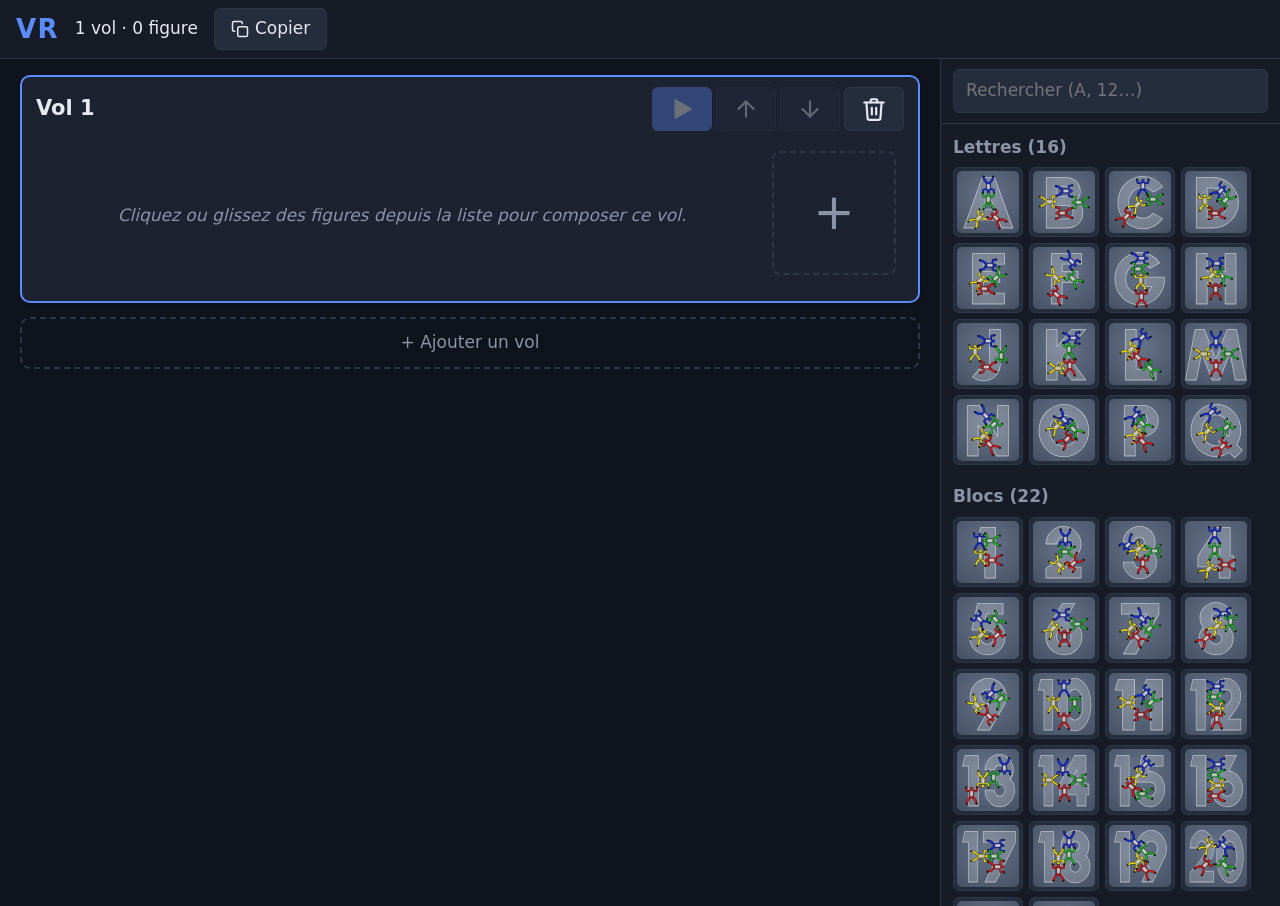
<file: index.html>
<!DOCTYPE html>
<html lang="fr">
<head>
<meta charset="utf-8">
<meta name="viewport" content="width=device-width, initial-scale=1">
<title>VR – Entraînements</title>
<link rel="manifest" href="manifest.webmanifest">
<meta name="theme-color" content="#161b26">
<link rel="icon" type="image/png" href="icons/icon-192.png">
<link rel="apple-touch-icon" href="icons/apple-touch-icon.png">
<meta name="mobile-web-app-capable" content="yes">
<meta name="apple-mobile-web-app-capable" content="yes">
<meta name="apple-mobile-web-app-title" content="VR">
<meta name="apple-mobile-web-app-status-bar-style" content="black">
<link rel="preconnect" href="https://fonts.googleapis.com">
<link rel="preconnect" href="https://fonts.gstatic.com" crossorigin>
<link href="https://fonts.googleapis.com/css2?family=Urbanist:wght@900&display=swap" rel="stylesheet">
<link rel="stylesheet" href="css/style.css?v=30">
</head>
<body>
<header class="topbar no-print">
  <h1>VR</h1>
  <span id="stats" class="stats"></span>
  <div class="btn-group">
    <button id="btn-share" title="Copier le lien de cet entraînement"><svg width="18" height="18" viewBox="0 0 24 24" fill="none" stroke="currentColor" stroke-width="2" stroke-linecap="round" stroke-linejoin="round" aria-hidden="true"><rect x="9" y="9" width="13" height="13" rx="2"/><path d="M5 15H4a2 2 0 0 1-2-2V4a2 2 0 0 1 2-2h9a2 2 0 0 1 2 2v1"/></svg><span id="share-label">Copier</span></button>
  </div>
  <button id="btn-palette" class="mobile-only">Figures</button>
</header>

<div class="layout">
  <main id="session"></main>
  <aside id="palette" class="no-print">
    <div id="palette-pull" class="palette-pull" title="Tirer pour agrandir ou réduire"><span></span></div>
    <div class="palette-head">
      <div class="palette-filters">
        <input id="search" type="search" placeholder="Rechercher (A, 12…)">
      </div>
    </div>
    <div id="palette-list"></div>
  </aside>
</div>

<div id="card" class="card-overlay no-print" hidden></div>

<div id="viewer" hidden></div>

<script type="module" src="js/app.js"></script>
</body>
</html>
</file>
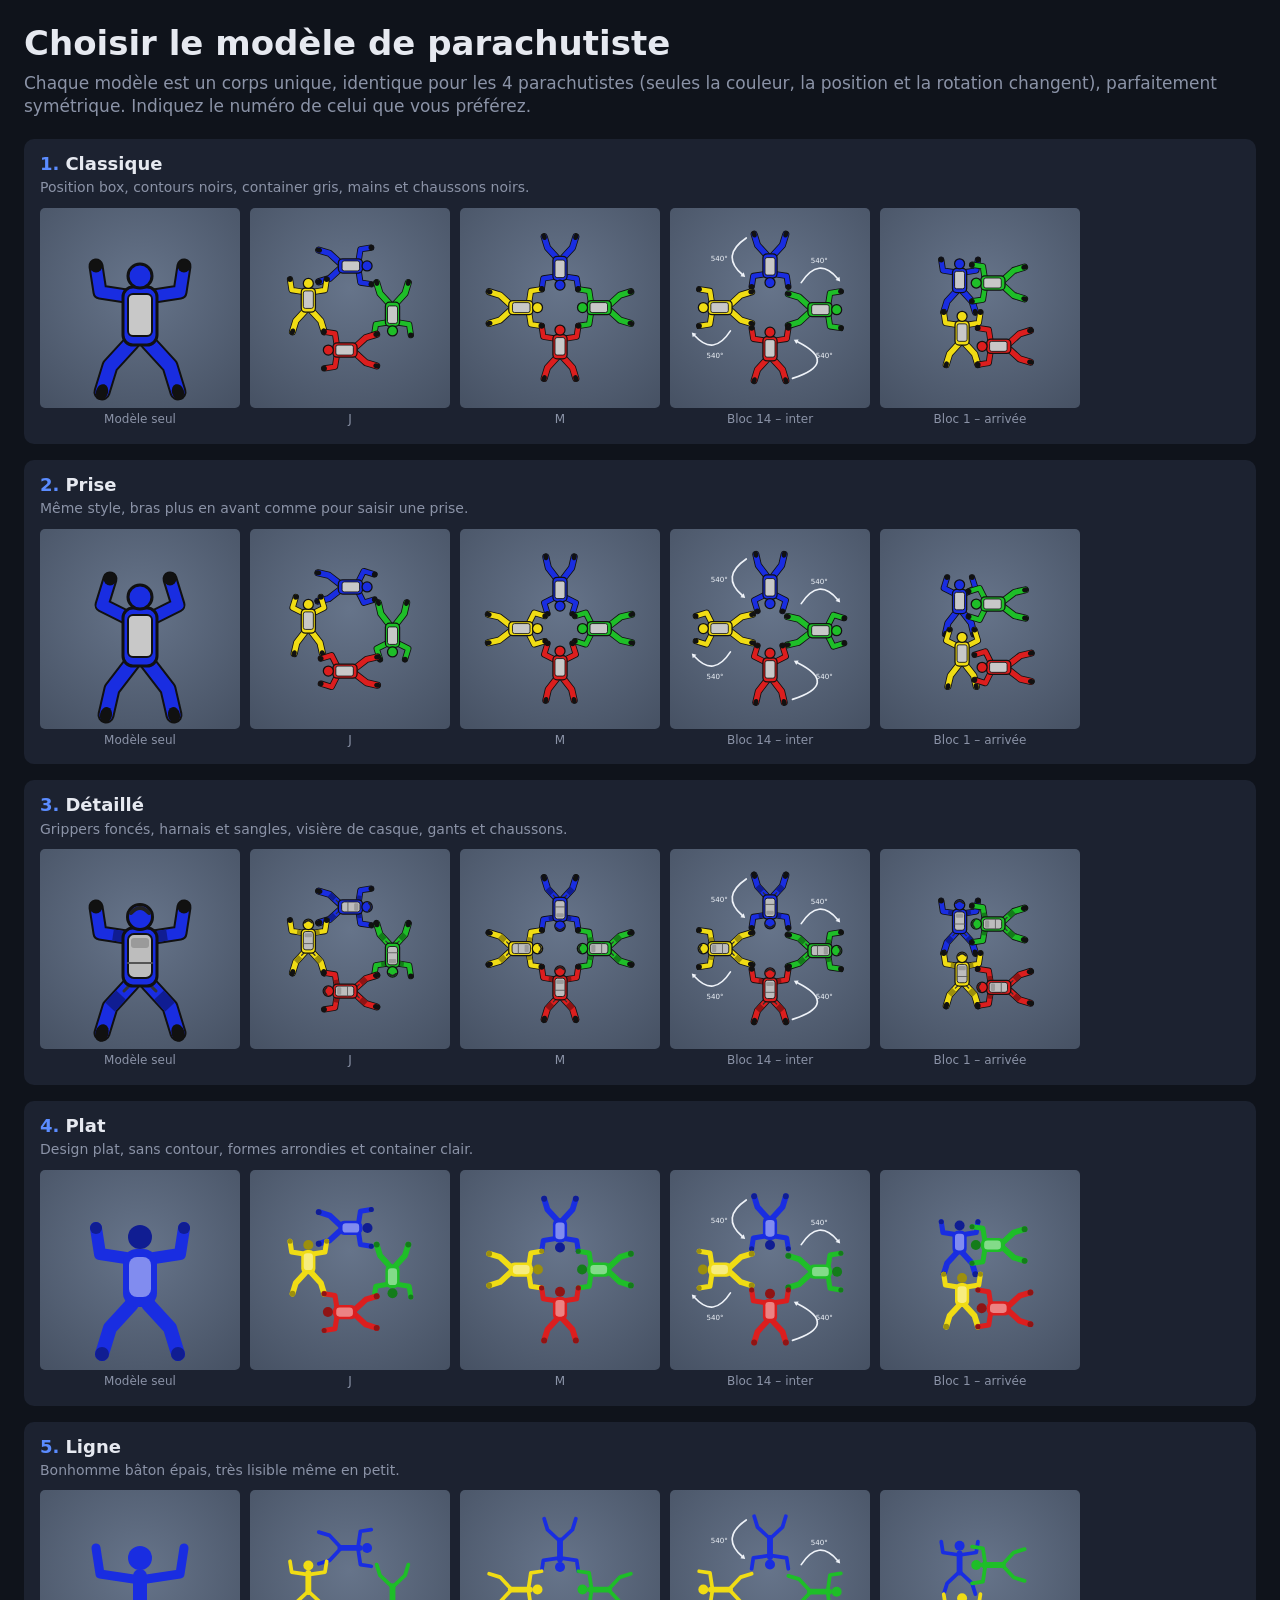
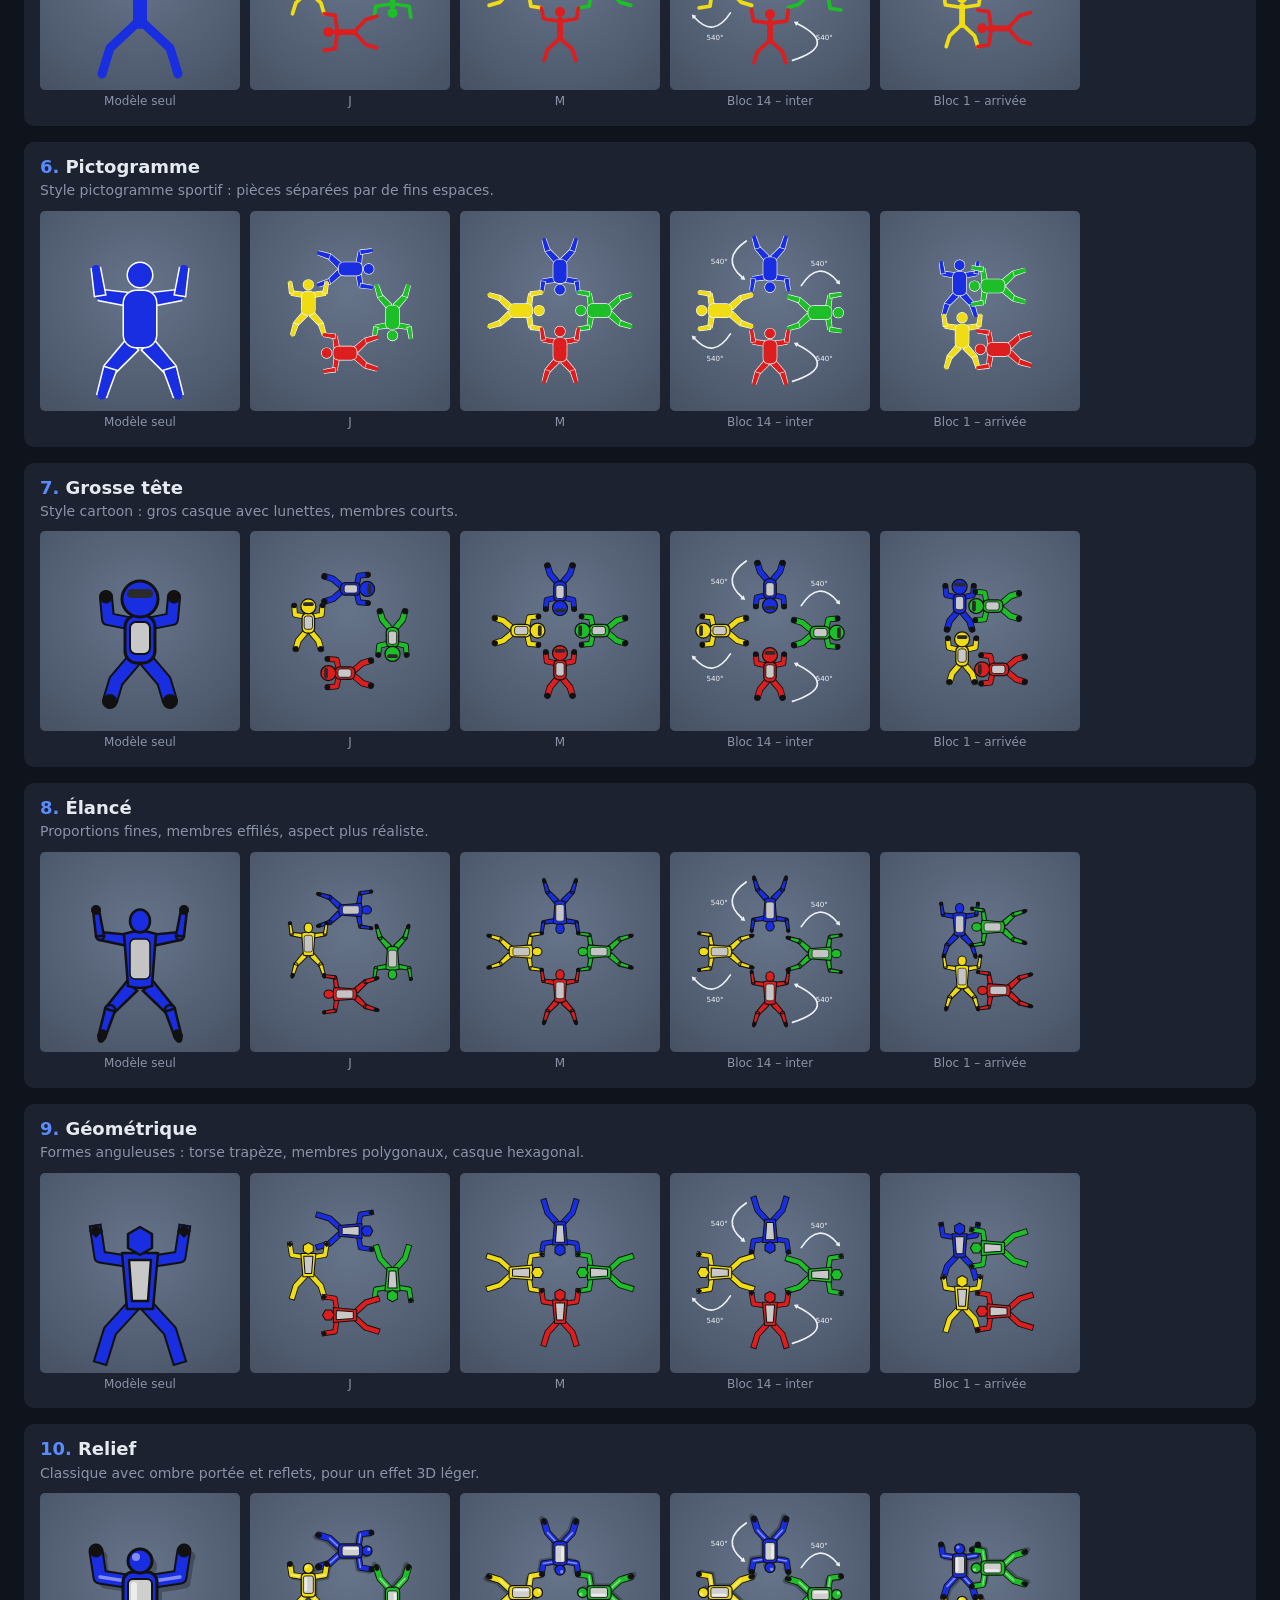
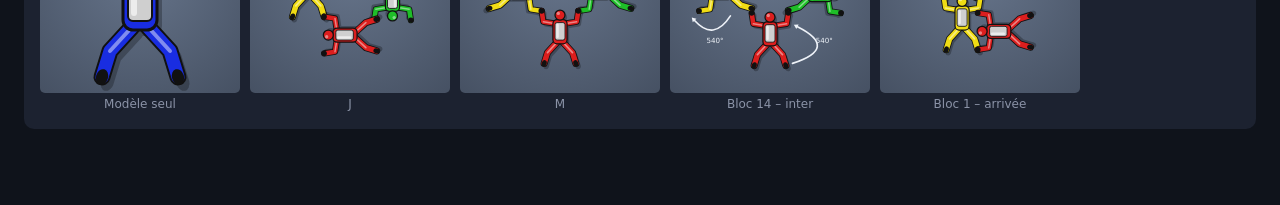
<file: designs.html>
<!DOCTYPE html>
<html lang="fr">
<head>
<meta charset="utf-8">
<meta name="viewport" content="width=device-width, initial-scale=1">
<title>VR4 – Choix du modèle de parachutiste</title>
<link rel="stylesheet" href="css/style.css?v=2">
<style>
  body { display: block; padding: 20px 24px 60px; }
  h1 { margin: 0 0 4px; }
  .intro { color: var(--muted); margin: 0 0 20px; }
  .design { background: var(--card); border-radius: 10px; padding: 12px 16px 16px; margin-bottom: 16px; }
  .design h2 { margin: 0; font-size: 18px; }
  .design h2 span { color: var(--accent); margin-right: 6px; }
  .design p { margin: 2px 0 10px; color: var(--muted); font-size: 14px; }
  .row { display: flex; flex-wrap: wrap; gap: 10px; align-items: flex-start; }
  .tile { --fs: 200px; }
  .tile .frame { width: var(--fs); }
  .tile small { display: block; text-align: center; color: var(--muted); font-size: 12px; margin-top: 3px; }
  .solo { --fs: 200px; }
</style>
</head>
<body>
<h1>Choisir le modèle de parachutiste</h1>
<p class="intro">Chaque modèle est un corps unique, identique pour les 4 parachutistes (seules la couleur, la position et la rotation changent), parfaitement symétrique. Indiquez le numéro de celui que vous préférez.</p>
<div id="designs"></div>

<script type="module">
  import { DESIGNS, drawJumperWith, el } from "./js/designs.js";
  import { FORMATIONS } from "./js/formations.js";
  import { drawArrow } from "./js/skydiver.js";

  const SAMPLES = [["J", 0, "J"], ["M", 0, "M"], ["14", 1, "Bloc 14 – inter"], ["1", 2, "Bloc 1 – arrivée"]];

  function tile(label, build) {
    const t = document.createElement("div");
    t.className = "tile";
    const f = document.createElement("div");
    f.className = "frame";
    const svg = el("svg", { viewBox: "0 0 480 480" }, f);
    build(svg);
    const s = document.createElement("small");
    s.textContent = label;
    t.append(f, s);
    return t;
  }

  const root = document.getElementById("designs");
  DESIGNS.forEach((d, i) => {
    const sec = document.createElement("section");
    sec.className = "design";
    sec.innerHTML = `<h2><span>${i + 1}.</span>${d.name}</h2><p>${d.desc}</p>`;
    const row = document.createElement("div");
    row.className = "row";
    row.append(tile("Modèle seul", (svg) => {
      svg.setAttribute("viewBox", "-100 -100 200 200");
      drawJumperWith(d, svg, { c: "blue", x: 0, y: 8, r: 0 });
    }));
    for (const [id, k, label] of SAMPLES) {
      row.append(tile(label, (svg) => {
        const frame = FORMATIONS[id][k];
        for (const j of frame.jumpers) drawJumperWith(d, svg, j);
        for (const a of frame.arrows ?? []) drawArrow(svg, a);
      }));
    }
    sec.append(row);
    root.append(sec);
  });
</script>
</body>
</html>
</file>
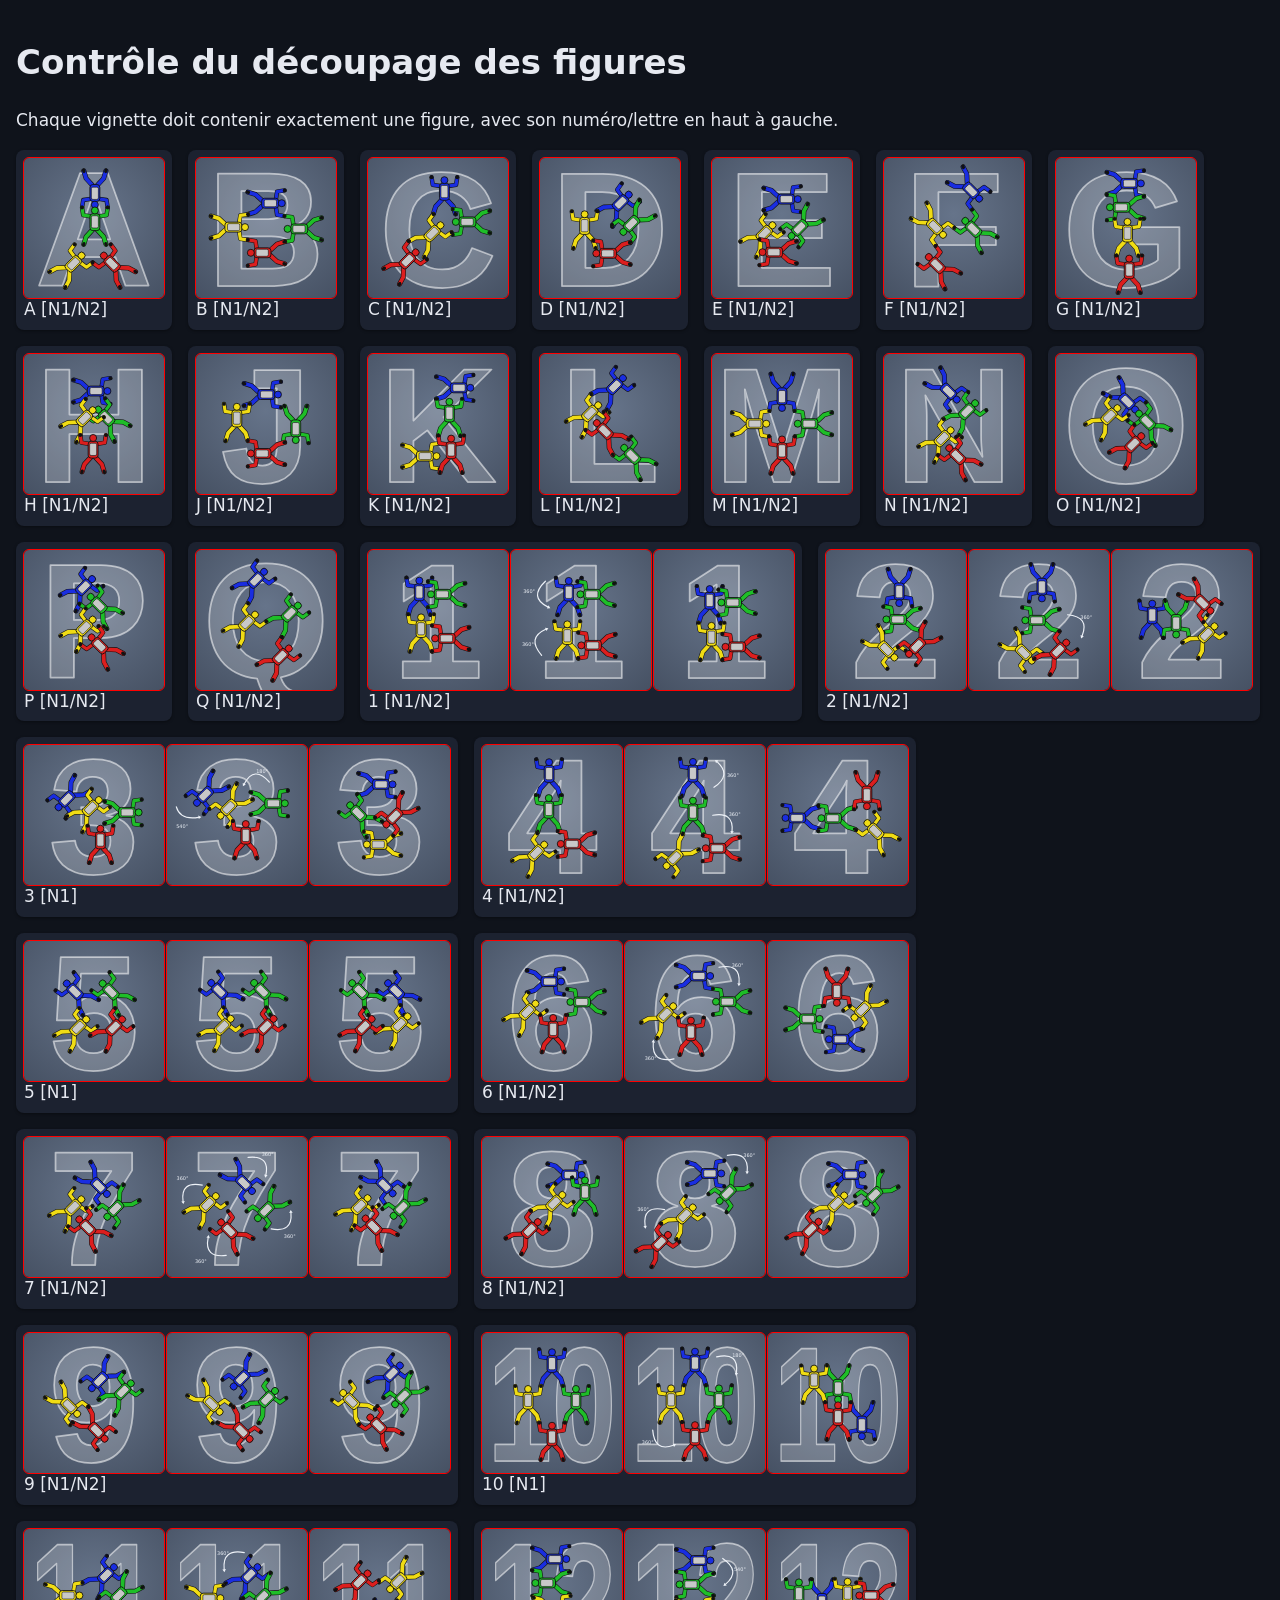
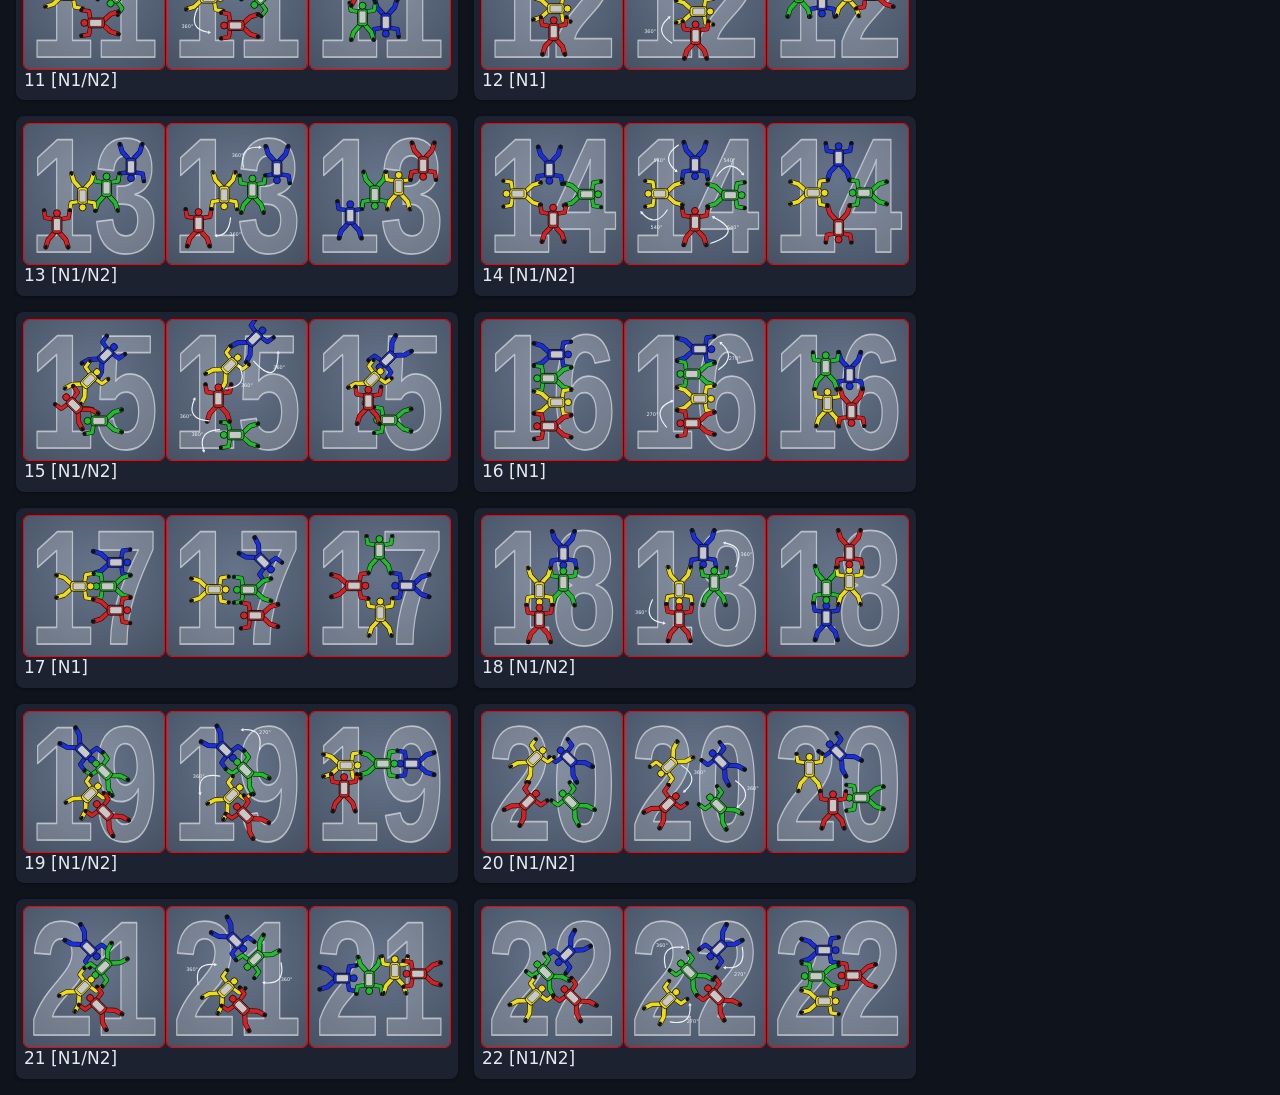
<file: tools/catalog.html>
<!DOCTYPE html>
<html lang="fr">
<head>
<meta charset="utf-8">
<title>VR4 – contrôle du découpage</title>
<link rel="stylesheet" href="../css/style.css?v=2">
<style>
  body { padding: 16px; display: block; }
  .grid { display: flex; flex-wrap: wrap; gap: 16px; --fs: 140px; }
  .item { background: var(--card); padding: 8px; border-radius: 8px; box-shadow: 0 1px 3px #0006; }
  .item .frame { outline: 1px solid red; }
</style>
</head>
<body>
<h1>Contrôle du découpage des figures</h1>
<p>Chaque vignette doit contenir exactement une figure, avec son numéro/lettre en haut à gauche.</p>
<div class="grid" id="grid"></div>
<script type="module">
  import { FIGURES, figureVisual, figureLabel } from "../js/figures.js";
  import { options } from "../js/skydiver.js";
  const grid = document.getElementById("grid");
  // ?f=J : une seule figure · fs=480 : taille · ref=1 : image du PDF en transparence derrière le rendu
  // · snap=1 : rapprochement automatique des prises au rendu (inutile : déjà fait dans les données)
  const params = new URLSearchParams(location.search);
  if (params.get("fs")) grid.style.setProperty("--fs", `${params.get("fs")}px`);
  options.snap = params.get("snap") === "1";
  for (const f of FIGURES.filter((f) => !params.get("f") || f.id === params.get("f"))) {
    const item = document.createElement("div");
    item.className = "item";
    const visual = figureVisual(f, { full: true });
    if (params.get("ref")) {
      [...visual.children].forEach((frame, k) => {
        const name = f.type === "random" ? f.id : `${f.id}-${k + 1}`;
        frame.style.background = `center / cover url("../assets/figures/${name}.png"), var(--sky)`;
        frame.querySelector("svg").style.opacity = 0.6;
      });
    }
    item.append(visual, Object.assign(document.createElement("div"), { textContent: `${figureLabel(f)} [${f.levels.join("/")}]` }));
    grid.append(item);
  }
</script>
</body>
</html>
</file>
<file: css/style.css>
:root {
  color-scheme: dark;
  --bg: #0f131b;
  --panel: #161b26;      /* barre du haut, palette */
  --card: #1c2230;       /* cartes de saut */
  --raised: #252d3d;     /* boutons, champs, tuiles */
  --ink: #e6e9f0;
  --muted: #8b93a7;
  --line: #2e3748;
  --accent: #5b8cff;
  --accent-soft: #24345a;
  /* fond clair derrière les parachutistes (contours noirs illisibles sur fond sombre) */
  --sky: radial-gradient(circle at 50% 40%, #66748a, #465163);
  --fs: 110px; /* taille d'une vignette */
  --name: rgba(255, 255, 255, .2); /* nom de la figure, derrière les parachutistes */
  --name-line: rgba(255, 255, 255, .55); /* petit contour du nom */
}

* { box-sizing: border-box; }

body {
  margin: 0;
  font: 17px/1.4 system-ui, -apple-system, "Segoe UI", Roboto, sans-serif;
  color: var(--ink);
  background: var(--bg);
  min-height: 100vh;
  display: flex;
  flex-direction: column;
}

button, select, input, textarea { font: inherit; color: inherit; }

button {
  border: 1px solid var(--line);
  background: var(--raised);
  border-radius: 6px;
  padding: 8px 16px;
  font-size: 17px;
  cursor: pointer;
}
button:hover:not(:disabled) { border-color: var(--accent); color: var(--accent); }
button:disabled { opacity: .35; cursor: default; }
button.primary { background: var(--accent); border-color: var(--accent); color: #fff; }
button.primary:hover:not(:disabled) { color: #fff; filter: brightness(1.1); }

select, input[type="search"], input[type="date"] {
  border: 1px solid var(--line);
  border-radius: 6px;
  padding: 4px 8px;
  background: var(--raised);
}
:focus-visible { outline: 2px solid var(--accent); outline-offset: 1px; }

::-webkit-scrollbar { width: 10px; height: 10px; }
::-webkit-scrollbar-thumb { background: var(--line); border-radius: 5px; }
::-webkit-scrollbar-track { background: transparent; }

/* ---------- Barre du haut ---------- */

.topbar {
  position: sticky;
  top: 0;
  z-index: 10;
  display: flex;
  flex-wrap: wrap;
  align-items: center;
  gap: 8px 16px;
  padding: 8px 16px;
  background: var(--panel);
  border-bottom: 1px solid var(--line);
}
.topbar h1 { margin: 0; font-size: 26px; color: var(--accent); letter-spacing: .05em; }
.topbar select { min-width: 220px; max-width: 320px; }
.btn-group { display: flex; gap: 4px; }
#btn-share { display: inline-flex; align-items: center; gap: 6px; }
.mobile-only { display: none; }

/* ---------- Mise en page ---------- */

.layout {
  flex: 1;
  display: grid;
  grid-template-columns: 1fr 340px;
  min-height: 0;
}

main { padding: 16px 20px 40px; min-width: 0; }

.session-head { display: flex; flex-wrap: wrap; align-items: center; gap: 12px; margin-bottom: 16px; }
.session-name {
  flex: 1;
  min-width: 200px;
  font-size: 28px;
  font-weight: 600;
  border: 1px solid transparent;
  border-radius: 6px;
  padding: 2px 6px;
  background: transparent;
}
.session-name:hover, .session-name:focus { border-color: var(--line); background: var(--raised); outline: none; }
.session-stats { color: var(--muted); }

/* ---------- Sauts ---------- */

.series {
  background: var(--card);
  border: 2px solid transparent;
  border-radius: 10px;
  padding: 10px 14px 12px;
  margin-bottom: 14px;
  box-shadow: 0 1px 3px #0006;
  position: relative;
}
.series.active { border-color: var(--accent); }

.series-head { display: flex; align-items: center; gap: 10px; margin-bottom: 8px; }
.series-head h2 { flex: 1; min-width: 0; margin: 0; font-size: 21px; overflow-wrap: anywhere; }
.series-head .actions { margin-left: auto; display: flex; gap: 4px; }
/* icônes centrées dans leur carré (le svg « en ligne » se calait sur la ligne de base) */
.series-head .actions button { display: inline-flex; align-items: center; justify-content: center; }
.series-head .actions svg { display: block; width: 26px; height: 26px; }

/* une seule ligne de figures par vol : les cartes se serrent quand il y en a beaucoup */
.fig-row {
  display: flex;
  flex-wrap: nowrap;
  align-items: flex-start;
  overflow-x: auto;
  gap: 12px;
  min-height: calc(var(--fs) + 40px);
  padding: 10px 6px 6px;
  border-radius: 8px;
  border: 2px dashed transparent;
}
.fig-row.drop-end { border-color: var(--accent); }
body.dragging .fig-row { border-color: var(--line); }
body.dragging .fig-row.drop-end { border-color: var(--accent); }

.empty { color: var(--muted); margin: auto; font-style: italic; }

/* case « + » en pointillés : ajoute une figure au saut */
.fig-add {
  width: calc(var(--fs) + 14px);
  aspect-ratio: 1;
  display: grid;
  place-items: center;
  padding: 0;
  border: 2px dashed var(--line);
  border-radius: 8px;
  background: transparent;
  color: var(--muted);
  font-size: calc(var(--fs) * .45);
  font-weight: 300;
  line-height: 1;
}
.fig-add:hover:not(:disabled) { border-color: var(--accent); color: var(--accent); background: transparent; }

.fig {
  position: relative;
  background: var(--raised);
  border: 1px solid var(--line);
  border-radius: 8px;
  padding: 6px;
  cursor: grab;
  flex: 0 1 calc(var(--fs) + 14px);
  min-width: 36px;
  container-type: inline-size;
}
.fig-row .fig .visual { width: 100%; }
.fig-row .fig .frame { flex: 1 1 0; width: auto; min-width: 0; }
.fig.drop-before { box-shadow: -7px 0 0 -2px var(--accent); }
.fig.flash { animation: flash .8s; }
@keyframes flash { from { background: var(--accent-soft); } }

.fig .order {
  position: absolute;
  top: -8px;
  left: -8px;
  z-index: 1;
  background: var(--accent);
  color: #fff;
  font-size: 12px;
  font-weight: 600;
  min-width: 20px;
  height: 20px;
  border-radius: 10px;
  display: grid;
  place-items: center;
  padding: 0 5px;
}
/* les boutons se partagent la largeur de la carte : ils ne l'élargissent pas */
.fig-tools { display: flex; justify-content: center; gap: 2px; margin-top: 4px; opacity: 0; transition: opacity .15s; }
.fig:hover .fig-tools, .fig:focus-within .fig-tools { opacity: 1; }
.fig-tools button { flex: 1 1 0; min-width: 0; padding: 2px 0; font-size: 17px; }
/* carte trop étroite : les boutons passent dans la carte de la figure (clic sur la figure) */
@container (max-width: 60px) { .fig-tools { display: none; } }

.add-series {
  width: 100%;
  padding: 12px;
  border: 2px dashed var(--line);
  background: transparent;
  color: var(--muted);
  border-radius: 10px;
}

/* ---------- Vignettes ---------- */

.visual { display: flex; gap: 3px; }
.frame {
  position: relative;
  width: var(--fs);
  aspect-ratio: 1;
  background: var(--sky);
  border-radius: 5px;
  -webkit-print-color-adjust: exact;
  print-color-adjust: exact;
}
.frame svg { display: block; width: 100%; height: 100%; }
.frame-name {
  fill: var(--name);
  stroke: var(--name-line);
  stroke-width: 6;
  stroke-linejoin: round;
  paint-order: stroke;
  font-family: "Urbanist", "Segoe UI Black", "Arial Black", sans-serif;
  font-weight: 900;
  pointer-events: none;
  transform-box: view-box;
  transform-origin: 50% 50%; /* l'animation de changement de lettre pivote au centre */
}
.frame-label {
  position: absolute;
  bottom: 6px;
  left: 50%;
  transform: translateX(-50%);
  background: #0f131bcc;
  color: #fff;
  font-size: 16px;
  padding: 2px 10px;
  border-radius: 8px;
}

/* ---------- Palette ---------- */

#palette {
  --fs: 62px;
  position: sticky;
  top: 53px;
  height: calc(100vh - 53px);
  overflow-y: auto;
  background: var(--panel);
  border-left: 1px solid var(--line);
}
.palette-head {
  position: sticky;
  top: 0;
  z-index: 1;
  background: var(--panel);
  padding: 10px 12px;
  border-bottom: 1px solid var(--line);
}
.palette-filters { display: flex; gap: 6px; }
.palette-filters input { flex: 1; min-width: 0; font-size: 17px; padding: 9px 12px; }
.palette-group { padding: 8px 12px; }
.palette-group h3 { margin: 4px 0 8px; font-size: 17px; color: var(--muted); }
.palette-grid { display: flex; flex-wrap: wrap; gap: 6px; }
.palette-pull { display: none; }
.pal-fig {
  border: 1px solid var(--line);
  border-radius: 6px;
  padding: 3px;
  cursor: pointer;
  background: var(--raised);
}
.pal-fig:hover { border-color: var(--accent); background: var(--accent-soft); }

/* ---------- Carte d'une figure ---------- */

.fig { cursor: pointer; }
.card-overlay {
  position: fixed;
  inset: 0;
  z-index: 60;
  display: flex;
  align-items: center;
  justify-content: center;
  padding: 12px;
  background: #000a;
}
.card-overlay[hidden] { display: none; }
body.card-open { overflow: hidden; }
.card-panel {
  --fs: min(260px, 24vw);
  width: min(960px, 100%);
  max-height: 100%;
  overflow-y: auto;
  padding: 16px 20px 0;
  background: var(--card);
  border: 1px solid var(--line);
  border-radius: 14px;
  box-shadow: 0 8px 32px #000a;
}
.card-head { display: flex; align-items: center; justify-content: space-between; gap: 12px; margin-bottom: 14px; }
.card-head h2 { margin: 0; font-size: 32px; }
.card-head button { min-width: 44px; min-height: 44px; padding: 6px 12px; }
.card-frames { display: flex; align-items: center; justify-content: center; gap: 12px; }
.card-step { margin: 0; display: flex; flex-direction: column; align-items: center; gap: 8px; }
.card-step figcaption { font-size: 20px; font-weight: 600; color: #fff; }
.card-arrow { font-size: 36px; color: var(--muted); }
.card-desc { margin: 16px 0 20px; font-size: 20px; line-height: 1.45; color: #fff; text-align: center; }
.card-actions { display: flex; gap: 8px; margin-top: 12px; padding: 8px 0 16px; position: sticky; bottom: 0; background: var(--card); }
.card-actions button { flex: 1 1 0; min-height: 48px; }

/* ---------- Revoir ---------- */

#viewer {
  position: fixed;
  inset: 0;
  z-index: 50;
  background: var(--bg);
  color: var(--ink);
  display: flex;
  flex-direction: column;
}
#viewer[hidden] { display: none; }
body.viewer-open { overflow: hidden; }
.viewer-top, .viewer-bottom {
  display: flex;
  align-items: center;
  gap: 12px;
  padding: 12px 20px;
  font-size: 16px;
}
.viewer-top { justify-content: space-between; color: #fff; font-size: 22px; font-weight: 600; }
.viewer-bottom { justify-content: space-between; }
#viewer button { padding: 8px 16px; }
.viewer-main {
  flex: 1;
  display: flex;
  flex-direction: column;
  align-items: center;
  justify-content: center;
  gap: 12px;
  min-height: 0;
}
.viewer-seq { display: flex; flex-wrap: wrap; justify-content: center; align-items: baseline; gap: 0 .35em; padding: 0 12px; font-size: 48px; font-weight: 700; line-height: 1.2; }
.viewer-seq span { color: var(--muted); }
.viewer-seq span.on { color: #fff; }
.viewer-main .frame { border-radius: 14px; }
.viewer-main .stage-frame { width: min(68vh, 92vw); }
.viewer-strip { display: flex; gap: 6px; }
.viewer-strip.ghost { visibility: hidden; }
.viewer-strip span { padding: 2px 10px; border-radius: 10px; background: var(--raised); color: var(--muted); font-size: 16px; }
.viewer-strip span.on { background: var(--accent); color: #fff; }
.viewer-main .visual.random { --fs: min(70vh, 90vw); }
.viewer-main .visual.block { --fs: min(60vh, 31vw); gap: 8px; }

/* ---------- Mobile ---------- */

@media (max-width: 860px) {
  /* 3 figures par ligne sur toute la largeur (marges, espaces et bordures compris) */
  :root { --fs: calc((100vw - 150px) / 3); }
  .fig-row { justify-content: center; gap: 6px; }
  .mobile-only { display: inline-block; }
  .layout { grid-template-columns: 1fr; }
  main { padding: 12px 10px 80px; }

  /* barre du haut : tient sur deux lignes, cibles tactiles de 44px */
  .topbar { padding: 8px 10px; gap: 6px 10px; }
  .topbar h1 { font-size: 22px; }
  .topbar .stats { font-size: 14px; }
  .topbar button { min-height: 44px; padding: 8px 12px; }
  .btn-group { margin-left: auto; }

  .session-name { font-size: 22px; }
  .series { padding: 10px 10px 12px; }
  .series-head { gap: 6px 8px; }
  .series-head .actions button { min-width: 44px; min-height: 44px; padding: 6px 10px; }

  /* boutons ← → × sous chaque figure : toujours visibles, faciles à toucher */
  .fig-tools { opacity: 1; }
  .fig-tools button { min-height: 30px; padding: 0; font-size: 15px; }

  /* palette : bas de l'écran, vignettes plus grandes */
  #palette {
    --fs: 80px;
    position: fixed;
    top: auto;
    left: 0;
    right: 0;
    bottom: 0;
    height: var(--palette-h, 33vh);
    z-index: 20;
    border-left: 0;
    border-top: 1px solid var(--line);
    box-shadow: 0 -4px 16px #0008;
    transform: translateY(100%);
    transition: transform .2s;
  }
  body.palette-open #palette { transform: none; }
  /* palette ouverte : on peut faire défiler jusqu'au bas du saut, au-dessus de la palette */
  body.palette-open main { padding-bottom: calc(var(--palette-h, 33vh) + 16px); }
  /* tirette : barre à tirer pour régler la hauteur de la palette */
  .palette-pull { display: flex; justify-content: center; padding: 8px 0 4px; cursor: ns-resize; touch-action: none; }
  .palette-pull span { width: 48px; height: 5px; border-radius: 3px; background: var(--muted); }
  .palette-head { padding: 10px; }
  .palette-filters input { font-size: 18px; padding: 10px 12px; }
  .palette-group { padding: 8px 10px; }
  /* palette : 3 colonnes pleine largeur, vignettes qui remplissent leur case */
  #palette .palette-grid { display: grid; grid-template-columns: repeat(3, minmax(0, 1fr)); gap: 8px; }  #palette .pal-fig { padding: 4px; min-width: 0; }
  #palette .visual { width: 100%; }
  #palette .frame { flex: 1 1 0; width: auto; min-width: 0; }

  /* carte d'une figure : vignettes empilées, la carte défile */
  .card-panel { --fs: min(68vw, 32vh); padding: 12px 14px 0; }
  .card-head h2 { font-size: 26px; }
  .card-frames { flex-direction: column; gap: 6px; }
  .card-arrow { transform: rotate(90deg); font-size: 30px; line-height: 1; }
  .card-desc { font-size: 18px; }

  /* Revoir : contrôles empilés, cibles de 48px */
  .viewer-top, .viewer-bottom { flex-wrap: wrap; padding: 10px 12px; }
  .viewer-bottom { justify-content: center; }
  #viewer button { min-height: 48px; padding: 10px 16px; }
  .viewer-bottom button { flex: 1 1 0; }
  .viewer-seq { font-size: 40px; }
  .viewer-main .stage-frame { width: min(80vh, 94vw); }
  .viewer-main .visual.block { flex-direction: column; --fs: min(26vh, 80vw); }
}

/* ---------- Impression (claire) ---------- */

@media print {
  :root {
    color-scheme: light;
    --bg: #fff; --card: #fff; --raised: #fff; --ink: #1d2433; --muted: #555; --line: #ccc;
    --sky: linear-gradient(#fff, #fff);
    --fs: 80px;
    --name: rgba(30, 42, 92, .12);
    --name-line: rgba(30, 42, 92, .4);
  }
  body { display: block; }
  .no-print, .fig-tools { display: none !important; }
  .layout { display: block; }
  main { padding: 0; }
  .session-name { border: 0; font-size: 20px; }
  .session-head input[type="date"] { border: 0; }
  .series { box-shadow: none; border: 1px solid #ccc; break-inside: avoid; padding: 6px 10px; margin-bottom: 8px; }
  .fig-row { min-height: 0; border: 0; padding: 4px; gap: 8px; }
  .fig { padding: 3px; }
  .fig .order { -webkit-print-color-adjust: exact; print-color-adjust: exact; }
  /* flèches de rotation : foncées sur papier blanc */
  .arrow path { stroke: #1e2a5c; }
  .arrow polygon, .arrow text { fill: #1e2a5c; }
}
</file>
